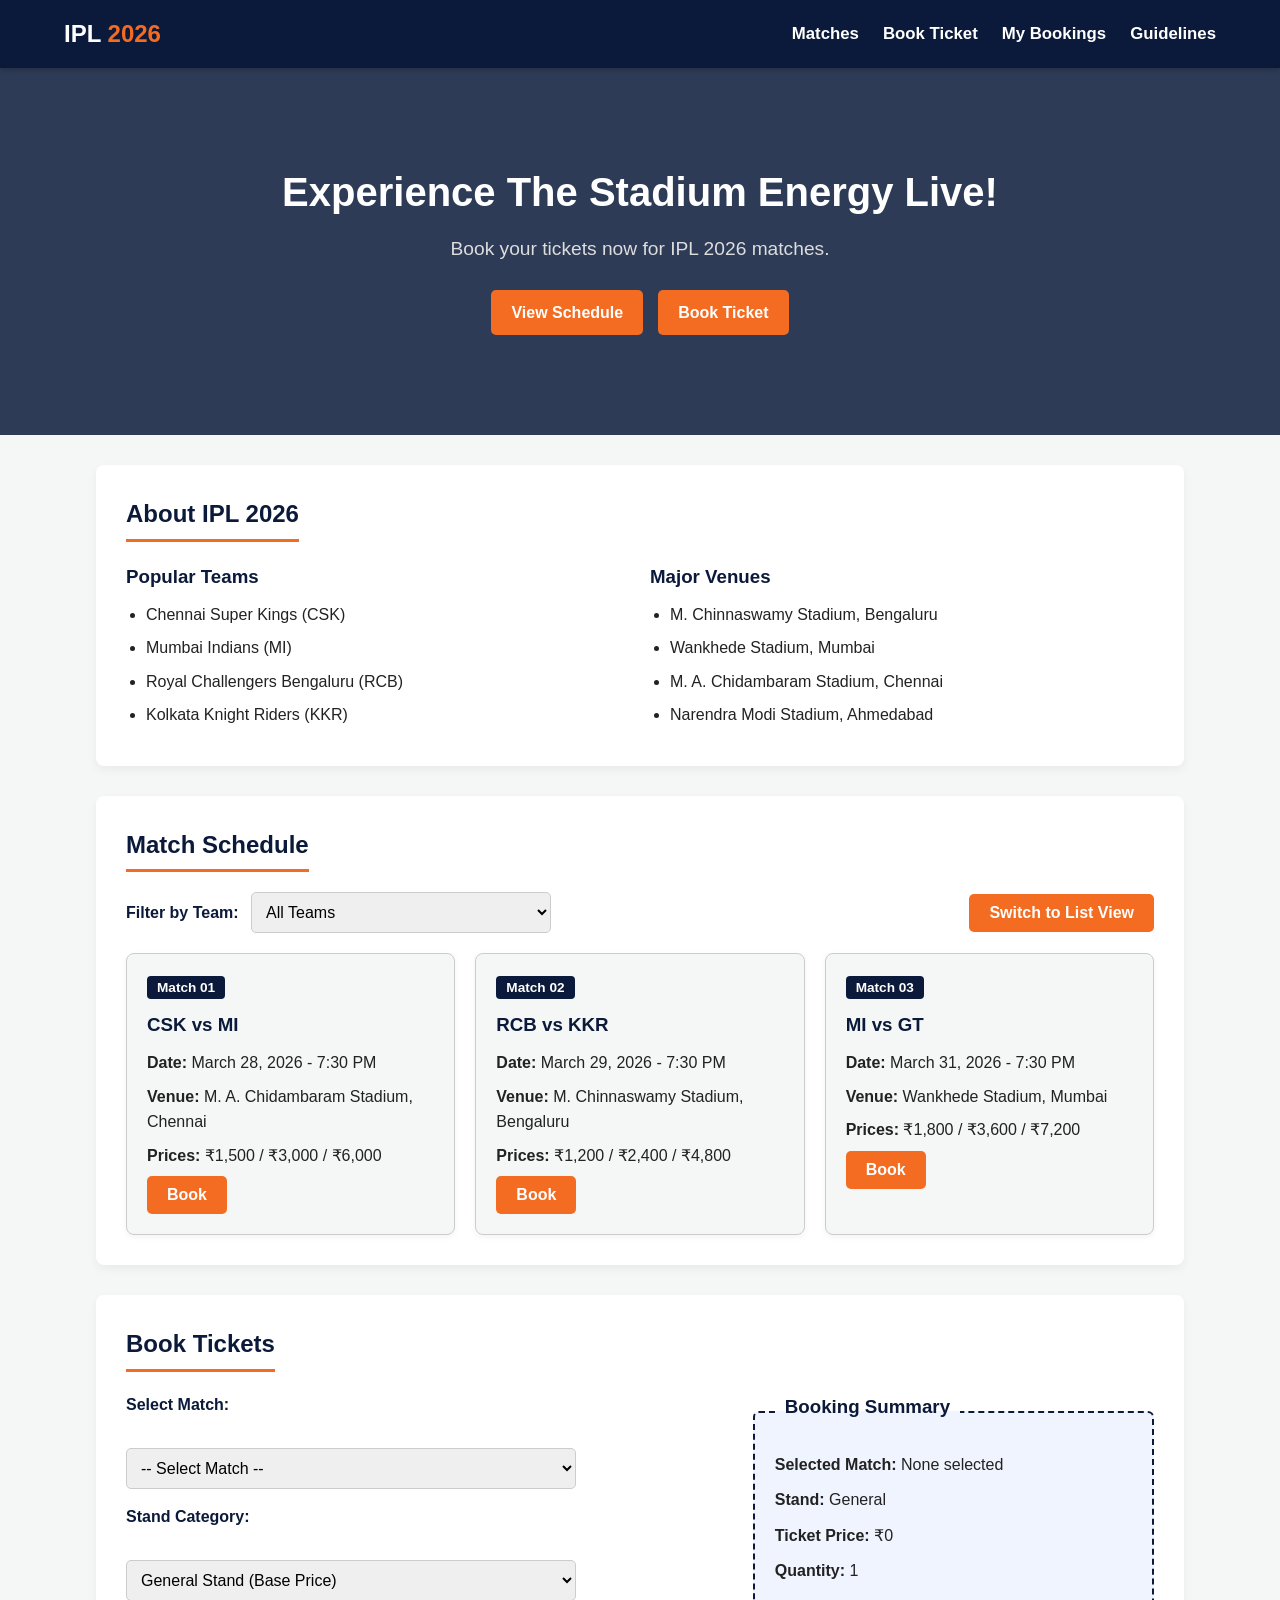
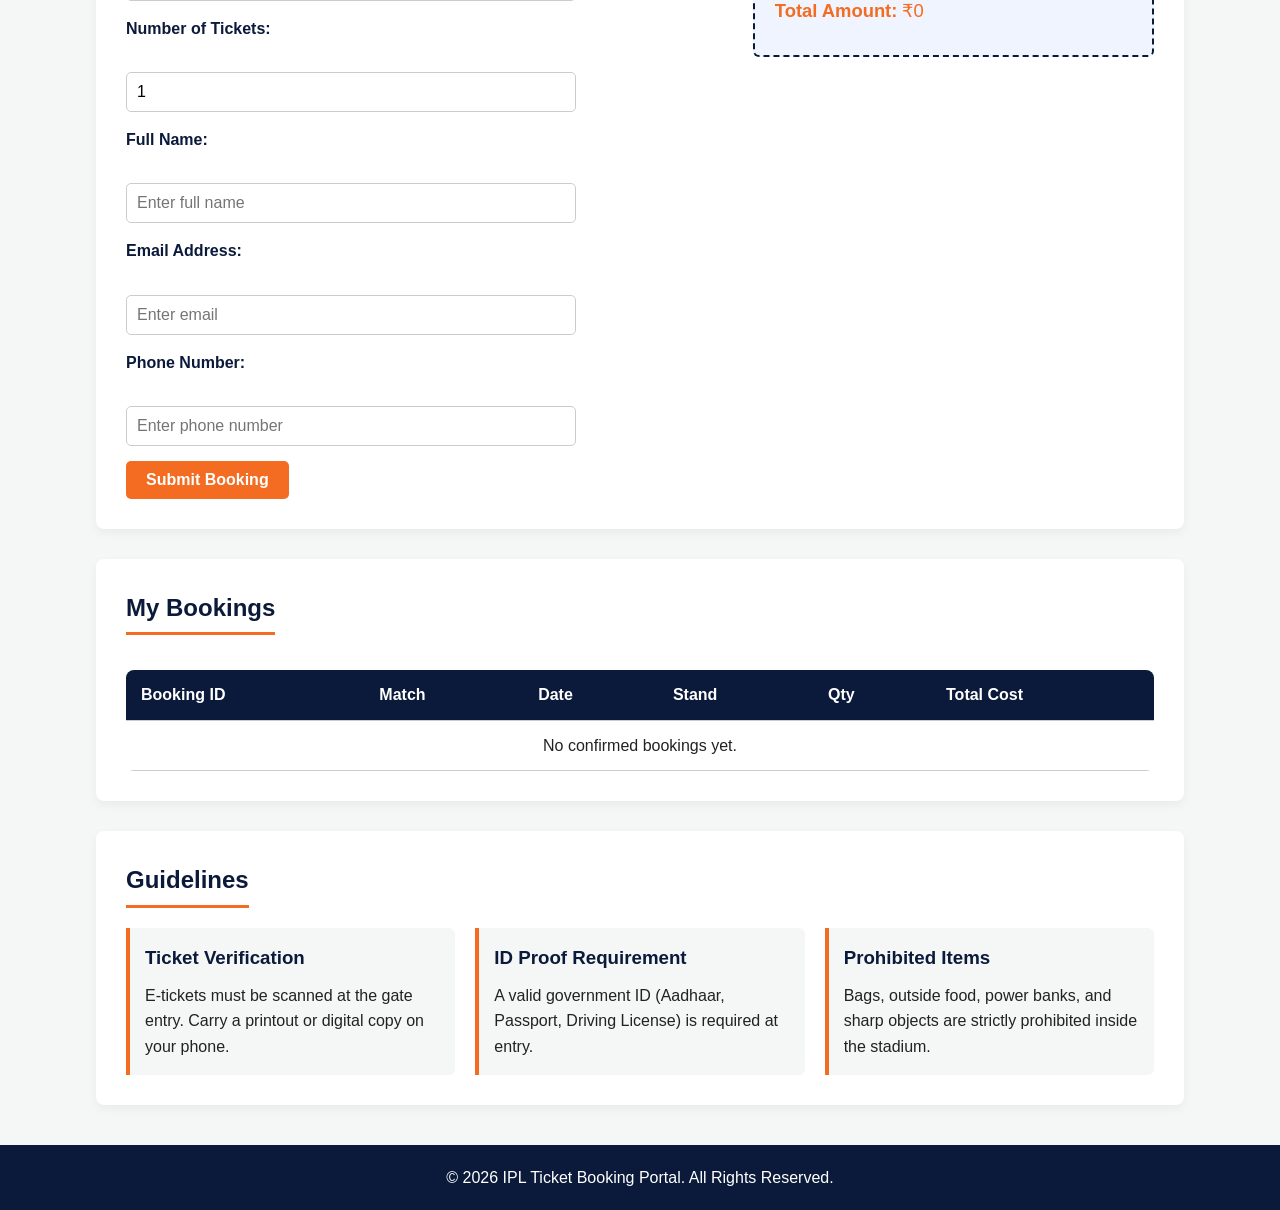
<file: index.html>
<!DOCTYPE html>
<html lang="en">
<head>
    <meta charset="UTF-8">
    <meta name="viewport" content="width=device-width, initial-scale=1.0">
    <title>IPL 2026 Ticket Booking</title>
    <link rel="stylesheet" href="style.css">
</head>
<body>

    <!-- Navigation Bar (Flexbox + Hamburger) -->
    <header class="navbar">
        <div class="logo">IPL <span>2026</span></div>
        <button class="hamburger" id="hamburgerBtn" aria-label="Toggle navigation">&#9776;</button>
        <nav class="nav-links" id="navLinks">
            <a href="#schedule">Matches</a>
            <a href="#book-ticket">Book Ticket</a>
            <a href="#my-bookings">My Bookings</a>
            <a href="#guidelines">Guidelines</a>
        </nav>
    </header>

    <!-- Banner (Hero) Section -->
    <section class="hero">
        <h1>Experience The Stadium Energy Live!</h1>
        <p>Book your tickets now for IPL 2026 matches.</p>
        <div class="hero-btns">
            <a href="#schedule" class="btn">View Schedule</a>
            <a href="#book-ticket" class="btn btn-primary">Book Ticket</a>
        </div>
    </section>

    <!-- About IPL 2026 Section -->
    <section class="container">
        <h2>About IPL 2026</h2>
        <div class="about-grid">
            <div>
                <h3>Popular Teams</h3>
                <ul>
                    <li>Chennai Super Kings (CSK)</li>
                    <li>Mumbai Indians (MI)</li>
                    <li>Royal Challengers Bengaluru (RCB)</li>
                    <li>Kolkata Knight Riders (KKR)</li>
                </ul>
            </div>
            <div>
                <h3>Major Venues</h3>
                <ul>
                    <li>M. Chinnaswamy Stadium, Bengaluru</li>
                    <li>Wankhede Stadium, Mumbai</li>
                    <li>M. A. Chidambaram Stadium, Chennai</li>
                    <li>Narendra Modi Stadium, Ahmedabad</li>
                </ul>
            </div>
        </div>
    </section>

    <!-- Match Schedule Section (CSS Grid + JS Filter & View Toggle) -->
    <section id="schedule" class="container">
        <h2>Match Schedule</h2>

        <div class="schedule-controls">
            <div>
                <label for="teamFilter">Filter by Team: </label>
                <select id="teamFilter">
                    <option value="all">All Teams</option>
                    <option value="CSK">Chennai Super Kings (CSK)</option>
                    <option value="MI">Mumbai Indians (MI)</option>
                    <option value="RCB">Royal Challengers Bengaluru (RCB)</option>
                    <option value="KKR">Kolkata Knight Riders (KKR)</option>
                    <option value="GT">Gujarat Titans (GT)</option>
                </select>
            </div>
            <button id="toggleViewBtn" class="btn">Switch to List View</button>
        </div>

        <!-- Match Cards Container -->
        <div id="matchContainer" class="match-grid">
            <div class="match-card" data-teams="CSK MI">
                <span class="badge">Match 01</span>
                <h3>CSK vs MI</h3>
                <p><strong>Date:</strong> March 28, 2026 - 7:30 PM</p>
                <p><strong>Venue:</strong> M. A. Chidambaram Stadium, Chennai</p>
                <p><strong>Prices:</strong> ₹1,500 / ₹3,500 / ₹8,000</p>
                <a href="#book-ticket" class="btn btn-primary book-scroll">Book</a>
            </div>

            <div class="match-card" data-teams="RCB KKR">
                <span class="badge">Match 02</span>
                <h3>RCB vs KKR</h3>
                <p><strong>Date:</strong> March 29, 2026 - 7:30 PM</p>
                <p><strong>Venue:</strong> M. Chinnaswamy Stadium, Bengaluru</p>
                <p><strong>Prices:</strong> ₹1,200 / ₹3,000 / ₹7,500</p>
                <a href="#book-ticket" class="btn btn-primary book-scroll">Book</a>
            </div>

            <div class="match-card" data-teams="MI GT">
                <span class="badge">Match 03</span>
                <h3>MI vs GT</h3>
                <p><strong>Date:</strong> March 31, 2026 - 7:30 PM</p>
                <p><strong>Venue:</strong> Wankhede Stadium, Mumbai</p>
                <p><strong>Prices:</strong> ₹1,800 / ₹4,000 / ₹9,000</p>
                <a href="#book-ticket" class="btn btn-primary book-scroll">Book</a>
            </div>
        </div>
    </section>

    <!-- Ticket Booking Form & Summary Section -->
    <section id="book-ticket" class="container">
        <h2>Book Tickets</h2>
        <div class="booking-wrapper">
            <form action="#" method="post" class="booking-form">
                <p>
                    <label for="matchSelect">Select Match:</label><br>
                    <select id="matchSelect" required>
                        <option value="" data-price="0">-- Select Match --</option>
                        <option value="Match 01: CSK vs MI" data-price="1500">Match 01: CSK vs MI (₹1,500)</option>
                        <option value="Match 02: RCB vs KKR" data-price="1200">Match 02: RCB vs KKR (₹1,200)</option>
                        <option value="Match 03: MI vs GT" data-price="1800">Match 03: MI vs GT (₹1,800)</option>
                    </select>
                </p>

                <p>
                    <label for="standSelect">Stand Category:</label><br>
                    <select id="standSelect" required>
                        <option value="General" data-multiplier="1">General Stand (Base Price)</option>
                        <option value="Premium" data-multiplier="2">Premium Stand (2x)</option>
                        <option value="VIP" data-multiplier="4">VIP Hospitality (4x)</option>
                    </select>
                </p>

                <p>
                    <label for="ticketQty">Number of Tickets:</label><br>
                    <input type="number" id="ticketQty" min="1" max="10" value="1" required>
                </p>

                <p>
                    <label for="name">Full Name:</label><br>
                    <input type="text" id="name" placeholder="Enter full name" required>
                </p>

                <p>
                    <label for="email">Email Address:</label><br>
                    <input type="email" id="email" placeholder="Enter email" required>
                </p>

                <p>
                    <label for="phone">Phone Number:</label><br>
                    <input type="tel" id="phone" placeholder="Enter phone number" required>
                </p>

                <button type="submit" class="btn btn-primary">Submit Booking</button>
            </form>

            <!-- Booking Summary Card -->
            <fieldset class="summary-card">
                <legend><h3>Booking Summary</h3></legend>
                <p><strong>Selected Match:</strong> <span id="summaryMatch">None selected</span></p>
                <p><strong>Stand:</strong> <span id="summaryStand">General</span></p>
                <p><strong>Ticket Price:</strong> ₹<span id="summaryPrice">0</span></p>
                <p><strong>Quantity:</strong> <span id="summaryQty">1</span></p>
                <p class="total-line"><strong>Total Amount:</strong> ₹<span id="summaryTotal">0</span></p>
            </fieldset>
        </div>
    </section>

    <!-- My Bookings Section -->
    <section id="my-bookings" class="container">
        <h2>My Bookings</h2>
        <div class="table-responsive">
            <table>
                <thead>
                    <tr>
                        <th>Booking ID</th>
                        <th>Match</th>
                        <th>Date</th>
                        <th>Stand</th>
                        <th>Qty</th>
                        <th>Total Cost</th>
                    </tr>
                </thead>
                <tbody>
                    <tr>
                        <td colspan="6" style="text-align:center;">No confirmed bookings yet.</td>
                    </tr>
                </tbody>
            </table>
        </div>
    </section>

    <!-- Guidelines Section (3-Column CSS Grid) -->
    <section id="guidelines" class="container">
        <h2>Guidelines</h2>
        <div class="guidelines-grid">
            <article class="guideline-card">
                <h3>Ticket Verification</h3>
                <p>E-tickets must be scanned at the gate entry. Carry a printout or digital copy on your phone.</p>
            </article>

            <article class="guideline-card">
                <h3>ID Proof Requirement</h3>
                <p>A valid government ID (Aadhaar, Passport, Driving License) is required at entry.</p>
            </article>

            <article class="guideline-card">
                <h3>Prohibited Items</h3>
                <p>Bags, outside food, power banks, and sharp objects are strictly prohibited inside the stadium.</p>
            </article>
        </div>
    </section>

    <!-- Footer -->
    <footer>
        <p>&copy; 2026 IPL Ticket Booking Portal. All Rights Reserved.</p>
    </footer>

    <script src="app.js"></script>
</body>
</html>
</file>
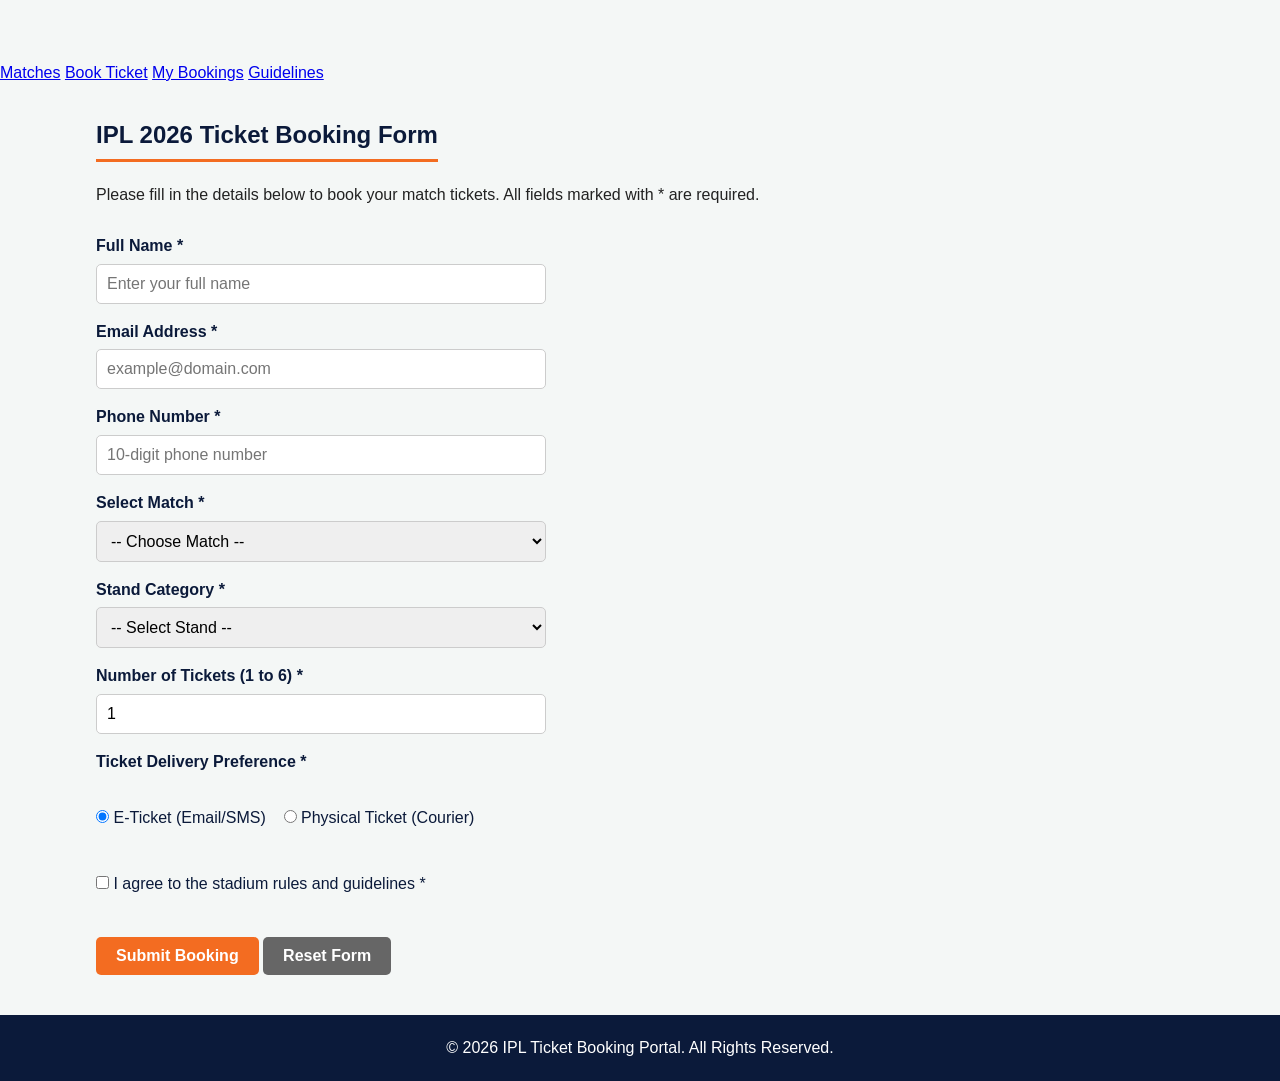
<file: booking.html>
<!DOCTYPE html>
<html lang="en">
<head>
    <meta charset="UTF-8">
    <meta name="viewport" content="width=device-width, initial-scale=1.0">
    <title>IPL 2026 - Book Tickets</title>
    <link rel="stylesheet" href="style.css">
</head>
<body>

    <!-- Navigation Bar -->
    <header>
        <nav>
            <a href="index.html#schedule">Matches</a>
            <a href="booking.html">Book Ticket</a>
            <a href="index.html#my-bookings">My Bookings</a>
            <a href="index.html#guidelines">Guidelines</a>
        </nav>
    </header>

    <div class="container">
        <section>
            <h2>IPL 2026 Ticket Booking Form</h2>
            <p>Please fill in the details below to book your match tickets. All fields marked with * are required.</p>
            <br>

            <!-- Ticket Booking Form -->
            <form action="#" method="post">
                
                <!-- Full Name Field -->
                <p>
                    <label for="fullname">Full Name *</label>
                    <input 
                        type="text" 
                        id="fullname" 
                        name="fullname" 
                        placeholder="Enter your full name" 
                        required 
                        minlength="3" 
                        maxlength="50"
                    >
                </p>

                <!-- Email Field -->
                <p>
                    <label for="email">Email Address *</label>
                    <input 
                        type="email" 
                        id="email" 
                        name="email" 
                        placeholder="example@domain.com" 
                        required
                    >
                </p>

                <!-- Phone Number Field -->
                <p>
                    <label for="phone">Phone Number *</label>
                    <input 
                        type="tel" 
                        id="phone" 
                        name="phone" 
                        placeholder="10-digit phone number" 
                        required 
                        pattern="[0-9]{10}"
                        minlength="10"
                        maxlength="10"
                        title="Please enter a valid 10-digit phone number"
                    >
                </p>

                <!-- Match Selection Dropdown -->
                <p>
                    <label for="match">Select Match *</label>
                    <select id="match" name="match" required>
                        <option value="">-- Choose Match --</option>
                        <option value="match01">Match 01: CSK vs MI (March 28, Chennai)</option>
                        <option value="match02">Match 02: RCB vs KKR (March 29, Bengaluru)</option>
                        <option value="match03">Match 03: MI vs GT (March 31, Mumbai)</option>
                    </select>
                </p>

                <!-- Stand Category Dropdown -->
                <p>
                    <label for="stand">Stand Category *</label>
                    <select id="stand" name="stand" required>
                        <option value="">-- Select Stand --</option>
                        <option value="general">General Stand (₹1,500)</option>
                        <option value="premium">Premium Stand (₹3,500)</option>
                        <option value="vip">VIP Hospitality (₹8,000)</option>
                    </select>
                </p>

                <!-- Number of Tickets Field -->
                <p>
                    <label for="tickets">Number of Tickets (1 to 6) *</label>
                    <input 
                        type="number" 
                        id="tickets" 
                        name="tickets" 
                        value="1" 
                        min="1" 
                        max="6" 
                        required
                    >
                </p>

                <!-- Radio Buttons: Additional Preference (Delivery Method) -->
                <p>
                    <label>Ticket Delivery Preference *</label><br>
                    <input type="radio" id="e-ticket" name="delivery" value="digital" checked required style="width: auto;">
                    <label for="e-ticket" style="display: inline; font-weight: normal;"> E-Ticket (Email/SMS)</label>
                    &nbsp;&nbsp;
                    <input type="radio" id="physical" name="delivery" value="courier" style="width: auto;">
                    <label for="physical" style="display: inline; font-weight: normal;"> Physical Ticket (Courier)</label>
                </p>
                <br>

                <!-- Checkbox: Terms Agreement -->
                <p>
                    <input type="checkbox" id="terms" name="terms" required style="width: auto;">
                    <label for="terms" style="display: inline; font-weight: normal;"> I agree to the stadium rules and guidelines *</label>
                </p>
                <br>

                <!-- Buttons -->
                <button type="submit" class="btn">Submit Booking</button>
                <button type="reset" class="btn" style="background-color: #666;">Reset Form</button>

            </form>
        </section>
    </div>

    <!-- Footer -->
    <footer>
        <p>&copy; 2026 IPL Ticket Booking Portal. All Rights Reserved.</p>
    </footer>

</body>
</html>
</file>
<file: style.css>
/* ==========================================
1. CSS Variables (Theme Configuration)
   ========================================== */
:root {
    --primary-color: #0b1a3a;     /* Deep Navy */
    --accent-color: #f36c21;      /* IPL Orange */
    --bg-color: #f4f7f6;          /* Light grayish background */
    --card-bg: #ffffff;           /* Pure white for cards */
    --text-color: #222222;        /* Dark text for readability */
    --border-color: #cccccc;      /* Light gray for borders */
}

/* ==========================================
2. Base Reset & Typography
   ========================================== */
* {
    margin: 0;
    padding: 0;
    box-sizing: border-box;
    font-family: 'Segoe UI', Tahoma, Geneva, Verdana, sans-serif;
}

body {
    background-color: var(--bg-color);
    color: var(--text-color);
    line-height: 1.6;
    padding-top: 60px; /* Push content down so it doesn't hide under fixed header */
}

.container {
    width: 85%;
    max-width: 1200px;
    margin: 30px auto;
}

/* ==========================================
3. Navigation Bar (Fixed Position + Flexbox)
   ========================================== */
header.navbar {
    background-color: var(--primary-color);
    position: fixed;
    top: 0;
    left: 0;
    width: 100%;
    z-index: 1000;
    box-shadow: 0 2px 5px rgba(0, 0, 0, 0.2);
    display: flex;
    justify-content: space-between;
    align-items: center;
    padding: 15px 5%;
}

.logo {
    color: #ffffff;
    font-size: 1.5rem;
    font-weight: bold;
}

.logo span {
    color: var(--accent-color);
}

.nav-links {
    display: flex;
    align-items: center;
    gap: 24px;
}

.nav-links a {
    color: #ffffff;
    text-decoration: none;
    font-weight: 600;
    font-size: 1.05rem;
    transition: color 0.3s ease;
}

.nav-links a:hover {
    color: var(--accent-color);
}

.hamburger {
    display: none;
    background: none;
    border: none;
    color: #ffffff;
    font-size: 1.8rem;
    padding: 0;
    cursor: pointer;
}

/* ==========================================
4. Banner (Hero) Section
   ========================================== */
.hero {
    background: linear-gradient(rgba(11, 26, 58, 0.85), rgba(11, 26, 58, 0.85)), 
                url('https://images.unsplash.com/photo-1540747913346-19e32dc3e97e?q=80&w=1200') center/cover no-repeat;
    color: #ffffff;
    text-align: center;
    padding: 100px 20px;
    margin-bottom: 30px;
}

.hero h1 {
    font-size: 2.5rem;
    margin-bottom: 10px;
}

.hero p {
    font-size: 1.2rem;
    margin-bottom: 25px;
    color: #dddddd;
}

.hero-btns {
    display: flex;
    justify-content: center;
    gap: 15px;
    flex-wrap: wrap;
}

/* ==========================================
5. Buttons & Links Styling
   ========================================== */
button, .btn {
    background-color: var(--accent-color);
    color: #ffffff;
    border: none;
    padding: 10px 20px;
    font-size: 1rem;
    font-weight: bold;
    border-radius: 5px;
    cursor: pointer;
    text-decoration: none;
    display: inline-block;
    transition: background-color 0.2s ease;
}

button:hover, .btn:hover {
    background-color: #d95a12;
}

/* ==========================================
6. Sections & About Grid Styling
   ========================================== */
section.container {
    background-color: var(--card-bg);
    padding: 30px;
    margin-bottom: 30px;
    border-radius: 8px;
    box-shadow: 0 4px 10px rgba(0, 0, 0, 0.05);
}

h2 {
    color: var(--primary-color);
    border-bottom: 3px solid var(--accent-color);
    display: inline-block;
    padding-bottom: 5px;
    margin-bottom: 20px;
}

h3 {
    color: var(--primary-color);
    margin-bottom: 10px;
}

ul {
    padding-left: 20px;
}

li {
    margin-bottom: 8px;
}

.about-grid {
    display: grid;
    grid-template-columns: repeat(2, 1fr);
    gap: 20px;
}

/* ==========================================
7. Match Schedule Controls & CSS Grid Cards
   ========================================== */
.schedule-controls {
    display: flex;
    justify-content: space-between;
    align-items: center;
    flex-wrap: wrap;
    gap: 15px;
    margin-bottom: 20px;
}

.schedule-controls label {
    display: inline-block;
    margin-right: 8px;
}

.schedule-controls select {
    width: auto;
    min-width: 220px;
}

.match-grid {
    display: grid;
    grid-template-columns: repeat(3, 1fr);
    gap: 20px;
}

/* List View Toggle State */
.match-grid.list-view {
    grid-template-columns: 1fr;
}

.match-grid.list-view .match-card {
    display: flex;
    justify-content: space-between;
    align-items: center;
    flex-wrap: wrap;
    gap: 15px;
}

.match-card {
    background-color: var(--bg-color);
    padding: 20px;
    border-radius: 8px;
    border: 1px solid var(--border-color);
    box-shadow: 0 2px 6px rgba(0, 0, 0, 0.05);
}

.match-card h3 {
    margin: 10px 0;
}

.match-card p {
    margin-bottom: 8px;
}

.badge {
    background-color: var(--primary-color);
    color: #ffffff;
    padding: 4px 10px;
    border-radius: 4px;
    font-size: 0.85rem;
    font-weight: bold;
}

/* ==========================================
8. Guidelines 3-Column CSS Grid
   ========================================== */
.guidelines-grid {
    display: grid;
    grid-template-columns: repeat(3, 1fr);
    gap: 20px;
}

article.guideline-card {
    background-color: var(--bg-color);
    border-left: 4px solid var(--accent-color);
    padding: 15px;
    border-radius: 0 6px 6px 0;
}

/* ==========================================
9. Tables Styling
   ========================================== */
.table-responsive {
    overflow-x: auto;
}

table {
    width: 100%;
    border-collapse: collapse;
    margin-top: 15px;
    background-color: var(--card-bg);
    border-radius: 8px;
    overflow: hidden;
}

th, td {
    padding: 12px 15px;
    text-align: left;
    border-bottom: 1px solid var(--border-color);
}

th {
    background-color: var(--primary-color);
    color: #ffffff;
}

tr:hover {
    background-color: #f1f5f9;
}

/* ==========================================
10. Forms & Summary Fieldset Styling
   ========================================== */
.booking-wrapper {
    display: grid;
    grid-template-columns: 1.5fr 1fr;
    gap: 25px;
    align-items: start;
}

form p {
    margin-bottom: 15px;
}

label {
    font-weight: 600;
    display: block;
    margin-bottom: 5px;
    color: var(--primary-color);
}

input, select {
    width: 100%;
    max-width: 450px;
    padding: 10px;
    border: 1px solid var(--border-color);
    border-radius: 5px;
    box-sizing: border-box;
    font-size: 1rem;
}

input:focus, select:focus {
    outline: none;
    border-color: var(--accent-color);
}

fieldset.summary-card {
    border: 2px dashed var(--primary-color);
    border-radius: 6px;
    padding: 20px;
    background-color: #f0f4ff;
    max-width: 450px;
}

fieldset.summary-card p {
    margin-bottom: 10px;
}

.total-line {
    font-size: 1.15rem;
    color: var(--accent-color);
    margin-top: 12px;
}

legend {
    font-weight: bold;
    color: var(--primary-color);
    padding: 0 10px;
}

/* ==========================================
11. Footer Styling
   ========================================== */
footer {
    background-color: var(--primary-color);
    color: #ffffff;
    text-align: center;
    padding: 20px 0;
    margin-top: 40px;
}

/* ==========================================
12. Responsive Media Queries (Tablets & Mobile)
   ========================================== */
@media (max-width: 768px) {
    .hamburger {
        display: block;
    }

    .nav-links {
        display: none;
        flex-direction: column;
        align-items: flex-start;
        width: 100%;
        background-color: var(--primary-color);
        position: absolute;
        top: 100%;
        left: 0;
        padding: 15px 5%;
        gap: 15px;
        border-top: 1px solid rgba(255, 255, 255, 0.15);
    }

    .nav-links.active {
        display: flex;
    }

    .about-grid,
    .match-grid,
    .guidelines-grid,
    .booking-wrapper {
        grid-template-columns: 1fr;
    }
}
</file>
